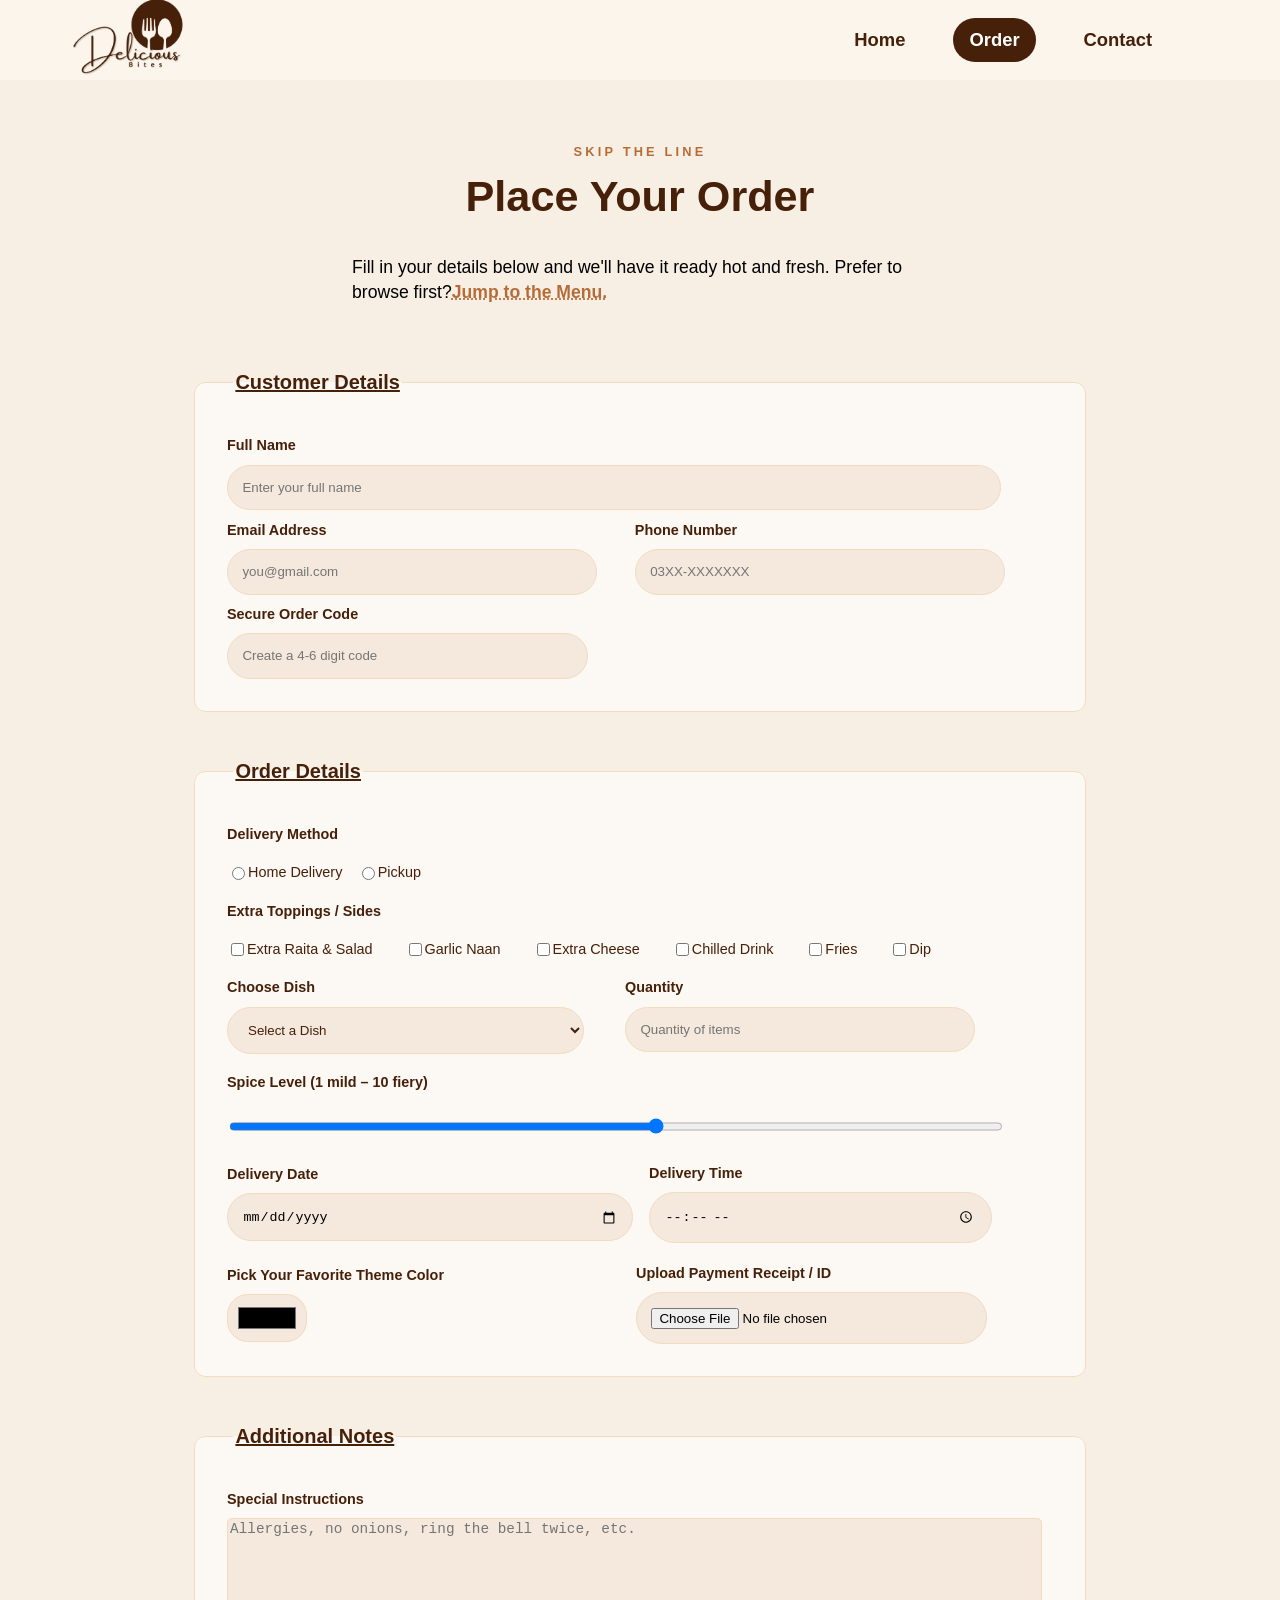
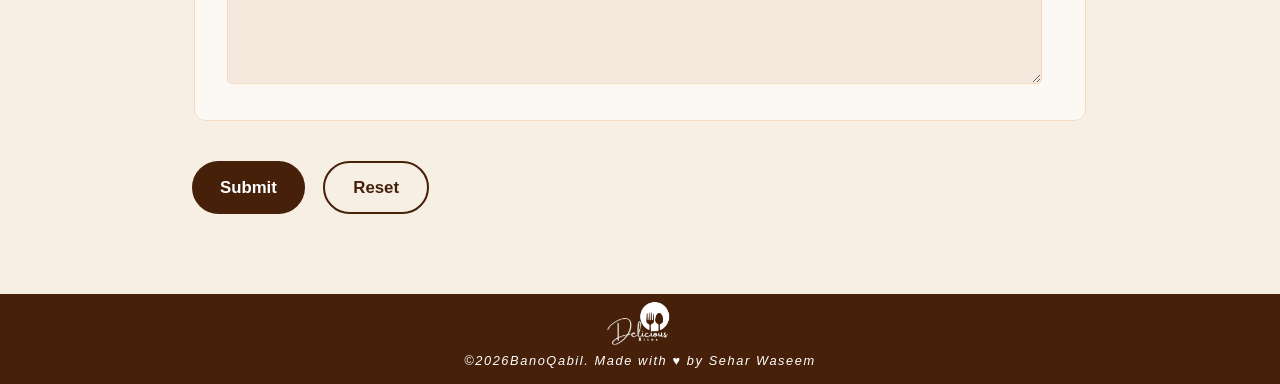
<file: order.html>
<!DOCTYPE html>
<html lang="en">
<head>
    <meta charset="UTF-8">
    <meta name="viewport" content="width=device-width, initial-scale=1.0">
    <link rel="icon" href="images/deliciousBitesLogo....png">
    <title>Delicious Bites | Order</title>
    <link rel="stylesheet" href="style.css">
</head>
<body>
    <header>
        <nav>
            <div class="logo">
            <img src="images/deliciousBitesLogo....png" alt="LOGO">
            </div>
            <div class="nav-links">
                <a href="index.html">Home</a>
                <a href="order.html" target="_blank" class="active">Order</a>
                <a href="contact.html" target="_blank">Contact</a>
            </div>
        </nav>
    </header>

    <main>
        <section class="order-main">
            <p class="section-title">Skip the line</p>
            <h1 class="section-heading">Place Your Order</h1>
            <p class="para">Fill in your details below and we'll have it ready hot and fresh. Prefer to browse first?<a href="index.html#menu" target="_blank">Jump to the Menu.</a></p>
        </section>

        <section class="order-form">
            <form action="submit.php" method="get" class="form">
                <fieldset>
                    <legend>Customer Details</legend>

                    <div class="name">
                        <label for="name">Full Name</label>
                        <input type="text" placeholder="Enter your full name" id="name" name="Name" required>
                    </div>

                    <div class="Email-Phone">
                        <div class="Email">
                            <label for="email">Email Address</label>
                            <input type="email" placeholder="you@gmail.com" id="email" name="email">
                        </div>
                        <div class="PhoneNo">
                            <label for="PhoneNo">Phone Number</label>
                            <input type="tel" placeholder="03XX-XXXXXXX" id="PhoneNo" name="phoneNo">
                        </div>      
                    </div>

                    <div class="code">
                        <label for="code">Secure Order Code</label>
                        <input type="password" placeholder="Create a 4-6 digit code" id="code" name="Code">
                    </div>
                </fieldset>

                <fieldset class="order-details">
                    <legend>Order Details</legend>
                    <label>Delivery Method</label>
                    <div class="radio-options">
                        <input type="radio" name="delivery-method" id="HomeD" value="Home-delivery">
                        <label for="HomeD"><span>Home Delivery</span></label>
                        <input type="radio" name="delivery-method" id="PickUp" value="PickUp">
                        <label for="PickUp"><span>Pickup</span></label>
                    </div>
                    <label for="">Extra Toppings / Sides</label>
                    <div class="checkbox-opt">
                        <input type="checkbox" name="ExtraToppings" value="Extra Raita & Salad" id="salad">
                        <label for="salad"><span>Extra Raita & Salad</span></label>
                        <input type="checkbox" name="ExtraToppings" value="Naan" id="Naan">
                        <label for="Naan"><span>Garlic Naan</span></label>
                        <input type="checkbox" name="ExtraToppings" value="Cheese" id="Cheese">
                        <label for="Cheese"><span>Extra Cheese</span></label>
                        <input type="checkbox" name="ExtraToppings" value="Drink" id="Drink">
                        <label for="Drink"><span>Chilled Drink</span></label>
                        <input type="checkbox" name="ExtraToppings" value="Fries" id="Fries">
                        <label for="Fries"><span>Fries</span></label>
                        <input type="checkbox" name="ExtraToppings" value="Dip" id="Dip">
                        <label for="Dip"><span>Dip</span></label>
                    </div>
                    <div class="dish-Quantity">
                        <div class="dish">
                            <label>Choose Dish</label>
                            <select name="dish" id="dish">
                                <option disabled selected>Select a Dish</option>
                                <option value="Special Chicken Dum Biryani">Special Chicken Dum Biryani	</option>
                                <option value="Creamy Royal Butter Chicken">Creamy Royal Butter Chicken</option>
                                <option value="Classic Beef Cheese Burger">Classic Beef Cheese Burger</option>
                                <option value="Wood-Fired Cheesy Pizza">Wood-Fired Cheesy Pizza</option>
                                <option value="Creamy Tomato Penne Pasta">Creamy Tomato Penne Pasta</option>
                                <option value="Decadent Chocolate Drip Cake">Decadent Chocolate Drip Cake</option>
                            </select>
                        </div>
                        <div class="quantity">
                            <label for="Quantity">Quantity</label>
                            <input type="number" id="Quantity" placeholder="Quantity of items">
                        </div>
                    </div>
                    <div class="spice-level">
                        <label for="spice-level">Spice Level (1 mild – 10 fiery)</label>
                        <input type="range" min="1" max="10">
                    </div>
                    <div class="date-time">
                        <div class="date">
                            <label for="Date">Delivery Date</label>
                            <input type="date" id="Date" name="Date">
                        </div>
                        <div class="time">
                            <label for="Time">Delivery Time</label>
                            <input type="time" id="Time" name="Time">
                        </div>
                    </div>
                    <div class="color-file">
                        <div class="color">
                            <label for="color">Pick Your Favorite Theme Color</label>
                            <input type="color" id="color" name="color">
                        </div>
                        <div class="file">
                            <label for="file">Upload Payment Receipt / ID</label>
                            <input type="file">
                        </div>
                    </div>
                </fieldset>

                <fieldset class="Additional-Notes">
                    <legend>Additional Notes</legend>
                    <label for="notes">Special Instructions</label>
                    <textarea name="notes" id="notes" placeholder="Allergies, no onions, ring the bell twice, etc."></textarea>
                </fieldset>
                <div class="order-btns">
                    <input type="submit" class="submit-btn order-btn">
                    <input type="reset" class="reset-btn order-btn">
                </div>
                
            </form>   
        </section>

    </main>

    <footer>
        <div class="bottom-logo">
            <img src="images/logo-bottom.png" alt="LOGO">
            <p class="footer-line">&copy;2026BanoQabil. Made with &hearts; by Sehar Waseem</p>
        </div>    
    </footer>
</body>
</html>
</file>
<file: style.css>
/* CSS FOR HOME PAGE */
body{
    font-family: Arial, Helvetica, sans-serif;
    background-color: #f7eee4;
    padding: 0;
    margin: 0;
}
header nav{
    height: 5rem;
    width: 100%;
    position: fixed;
    top: 0;
    left: 0;
    background-color: #fbf5ec;
    display: flex;
    justify-content: space-between;
    align-items: center;
}
.logo img{
    height: 5rem;
    margin-left: 4rem;
}
.nav-links{
    margin-right: 7rem;
    display: flex;
    gap: 2rem;
}
.nav-links a{
    text-decoration: none;
    border-radius: 2rem;
    padding: 0.7rem 1rem;
    font-size: 1.15rem;
    color: #462009;
    font-weight: bold;
    transition: all 0.3s ease-in;
}
.nav-links .active{
    background-color: #462009;
    color: white;
}
.nav-links a:hover{
    background-color: #462009;
    color: white;
}
main{
    padding-top: 2rem;
    width: 100;
    margin-bottom: 5rem;
}
.intro{
    text-align: center;
}
#title1{
    margin-top: 6rem;
    padding-top: 2rem;
    text-transform: uppercase;
    font-size: 0.8rem;
    font-weight: bold;
    letter-spacing: 0.3rem;
    color: #b76c37;
    padding-bottom: 0.2rem;
}
.intro h1{
    font-size: 4rem;
    font-weight: bolder;
    font-style: italic;
    margin: 0;
    padding: 0;
    color: #462009;
    font-family: 'Trebuchet MS', 'Lucida Sans Unicode', 'Lucida Grande', 'Lucida Sans', Arial, sans-serif;
}
.intro h1 span{
    color: #b76c37;
}
#title2{
    font-size: 1.10rem;
    font-weight: 550;
    font-style: italic;
    padding-top: 0.3rem;
    color: rgba(58, 57, 57, 0.829);
}
#para{
    margin: 0 20rem;
    line-height: 1.85rem;
    font-weight: 500;
}
.intro button a{
    text-decoration: none;
    background-color: #f4e9dc;
    color: #462009;
    border: 2px solid #462009;
    border: none;
}
.intro button{
    padding: 0.9rem 1.3rem;
    color: white;
    background-color: #462009;
    border-radius: 2rem;
    border: none;
    font-size: 1rem;
    font-weight: 600;
    margin-top: 1.5rem;
}
#nav-btn1 a{
    color: white;
    background-color: #462009;
}
#nav-btn1{
    padding: 1rem 1.3rem;
}
#nav-btn2{
    margin-left: 0.4rem;
    background-color: #f4e9dc;
    color: #462009;
    border: 2px solid #462009;
}
.intro .jumps{
    margin-top: 1.5rem;
    display: flex;
    align-items: center;
    justify-content: center;
}
.intro .jumps a{
    text-decoration: none;
    color: #b76c37;
    font-size: 0.85rem;
    font-weight: 600;
    margin-left: 1.25rem;
    text-decoration: underline dotted #b76c37;
}
.intro .jumps i{
    font-size: 0.6rem;
}
.line{
    margin-top: 5rem;
    border-top:1px solid #cdc8c4a6;
    margin-left: 3rem;
    margin-right: 3rem;
}
.section-title{
    margin-top: 5rem;
    text-align: center;
    font-size: 0.8rem;
    font-weight: 550;
    text-transform: uppercase;
    letter-spacing: 0.2rem;
    color: #b76c37;
}
.section-heading{
    margin-top: 0;
    font-size: 2.7rem;
    font-weight: bolder;
    text-align: center;
    font-family: 'Segoe UI', Tahoma, Geneva, Verdana, sans-serif;
    color: #462009;
}
table{
    text-align: center;
    margin: auto;
    font-family: 'Trebuchet MS', 'Lucida Sans Unicode', 'Lucida Grande', 'Lucida Sans', Arial, sans-serif;
}
table tr td img{
    height: 5rem;
}
table #row1 th{
    padding-bottom: 1.5rem;
    padding-left: 3rem;
    color: #b76c37;
}

table #row3 td img{
    height: 6rem;
}
table #row4 td img{
    height: 6.5rem;
}
table #row6 td img{
    height: 4rem;
}
table #row6 td{
    padding-top: 2.5rem;
}
table #row7 td{
    padding-top: 2rem;
}
table #row7 td img{
    height: 4.5rem;
}
table #row8 td img{
    height: 5.5rem;
}
table #row8 td{
    padding-top: 1.5rem;
}
table #row2 td{
    background-color: #462009;
    color: #f4e9dc;
    font-size: 1rem;
    font-style: italic;
    font-weight: 600;
    margin: 0;
    border-radius: 3rem;
    padding: 1rem;
}
table tr td{
    text-align: center;
    padding-top: 1rem;
    padding-left: 3rem;
}
table tr .Category span{
    color: #b76c37;
    background-color: #b76c372e;
    border-radius: 2rem;
    padding: 0.7rem 1rem;
    font-weight: 600;
    font-size: 0.8rem;
}

table tr .dish-name span{
    color: black;
    font-weight: 600;
}
table tr .dish-price span{
    color: black;
    font-weight: 600;
}
table tr .offer span{
    font-weight: 600;
    font-size: 0.9rem;
    color: #819956;
}

.special-items ul{
    display: flex;
    gap: 2rem;
}

.special-items ul li{
    background-color: #ffffff;
    color: #462009;
    padding: 1rem;
    margin-right: 1.5rem;
    margin-top: 1rem;
    border-radius: 1rem;
    border-left: 3px solid #462009;
    line-height: 1.75rem;
    /* list-style: none; */
    font-family: 'Trebuchet MS', 'Lucida Sans Unicode', 'Lucida Grande', 'Lucida Sans', Arial, sans-serif;
}

.video-audio{
    display: flex;
    justify-content: space-evenly;
    margin-top: 3rem;
}

.home-video{
    text-align: center;
    height: 25rem;
    width: 50%;
    background-color: #ffffff89;
    border-radius: 1rem;
    border-left: 3px solid #462009;
}
.home-video iframe{
    border-radius: 0.5rem;
}
.audio{
    height: 25rem;
    width: 35%;
    background-color: #ffffff89;
    border-radius: 1rem;
    border-left: 3px solid #462009;
}
.audio audio{
    padding-left: 2rem;
    width: 85%;   
}

.home-map{
    text-align: center;
    height: 28rem;
    width: 90%;
    background-color: #ffffff89;
    border-radius: 1rem;
    border-left: 3px solid #462009;
    margin: auto;
    margin-top: 3rem;
    padding-top: 0.5rem;
}
.home-map iframe{
    border-radius: 0.5rem;
}
.last-headings{
    text-align: left;
    font-size: 1.25rem;
    font-weight: 600;
    color: #462009;
    padding-left: 2rem;
}

footer{
    padding: 0.2rem 0;
    width: 100%;
    background-color: #462009;
    text-align: center;
}
.bottom-logo img{
    height: 3rem;
    margin-top: 0.2rem;
}
footer .footer-line{
    color: #ffffff;
    font-size: 0.8rem;
    font-weight: 500;
    font-style: italic;
    padding-top: 0;
    margin-top: 0;
    letter-spacing: 0.1rem;
}


/* CSS FOR ORDER PAGE */

.order-main{
    margin-top: 7rem;
}

.order-main .para{
    margin: 0 22rem;
    font-size: 1.10rem;
    font-weight: 500;
}

.order-main .para a{
    text-decoration: none;
    color: #b76c37;
    font-weight: 600;
    line-height: 1.85rem;
    text-decoration: underline dotted #b76c37;
}

.form{
    margin: 0 12rem;
    margin-top: 4rem;
}
.form fieldset{
    border-radius: 0.7rem;
    padding: 2rem;
    border: 0.1rem solid #f3dbc0;
    background-color: #fcf8f4;
}
.form fieldset legend{
    font-weight: 600;
    color: #462009;
    font-size: 1.25rem;
    font-family: 'Trebuchet MS', 'Lucida Sans Unicode', 'Lucida Grande', 'Lucida Sans', Arial, sans-serif;
    margin: 0 0.4rem;
    text-decoration: underline solid #462009;
}
.form fieldset label{
    display: block;
    font-size: 0.9rem;
    font-weight: 600;
    padding: 0.7rem 0;
    color: #462009;
}
.form fieldset input{
    padding: 0.9rem;
    background-color: #f4e9dc;
    border: none;
    outline: none;
    border: 0.1rem solid #f3dbc0;
    border-radius: 2rem;
    transition: all 0.2s ease-in;
}
.form fieldset input:hover{
    border: 0.1rem solid #462009;
}
.form fieldset .name input{
    width: 90%;
}
.form fieldset .Email-Phone input{
    width: 170%;
}
.form fieldset .code input{
    width: 40%;
}
.Email-Phone{
    display: flex;
    gap: 13rem;
}
.order-details{
    margin-top: 3rem;
}
.radio-options{
    display: flex;
    align-items: center;
}
.radio-options label span{
    margin-right: 0.9rem;
    font-weight: 400;
}
.checkbox-opt{
    display: flex;
    align-items: center;
    flex-wrap: wrap;
}
.checkbox-opt label span{
    margin-right: 2rem;
    font-weight: 400;
}
.dish-Quantity{
    display: flex;
    gap: 10rem;
}
.dish-Quantity .quantity input{
    width: 160%;
}
.dish select{
    background-color: #f4e9dc;
    color: #462009;
    border-radius: 3rem;
    padding: 0.9rem 1rem;
    border: none;
    border: 0.1rem solid #f3dbc0;
    width: 150%;
    transition: all 0.2s ease-in;
}
.dish select:hover{
    border: 0.1rem solid #462009;
}   
.spice-level label{
    margin-top: 0.5rem;
}
.spice-level input{
    width: 90%;
}
.date-time{
    display: flex;
    align-items: center;
    gap: 17rem;
}

.date-time input{
    width: 250%;
}
.color-file{
    display: flex;
    align-items: center;
    gap: 12rem;
    margin-top: 0.7rem;
}
.color-file .color input{
    width: 5rem;
    height: 3rem;
    padding: 0.5rem;
    border-radius: 1.30rem;
}
.color-file .file input{
    width: 113%;
}
.Additional-Notes{
    margin-top: 3rem;
}
.Additional-Notes textarea{
    height: 10rem;
    width: 98%;
    font-size: 0.9rem;
    background-color: #f4e9dc;
    border: 0.1rem solid #f3dbc0;
    transition: all 0.2s ease-in;
    border-radius: 0.3rem;
}
.Additional-Notes textarea:hover{
    border: 0.1rem solid #462009;
}
.order-btns{
    margin-top: 2.5rem;
    display: flex;
    justify-content: flex-start;
    gap: 1.15rem;
}
.order-btn{
    background-color: transparent;
    border: none;
    padding: 0.9rem 1.75rem;
    border-radius: 2rem;
    background-color: #462009;
    color: #ffffff;
    font-size: 1.05rem;
    font-weight: 600;
}
.reset-btn{
    background-color:  #f7eee4;
    color: #462009;
    border: 2px solid #462009;
}

/* CSS FOR CONTACT PAGE */
.form-details{
    display: flex;
    justify-content: space-evenly;
    margin-top: 3rem;
}
.contact-heading{
    font-weight: bolder;
    color: #462009;
    font-size: 1.25rem;
    font-family: 'Trebuchet MS', 'Lucida Sans Unicode', 'Lucida Grande', 'Lucida Sans', Arial, sans-serif;
}
.form-details .contact-form{
    width: 40%;
    background-color: #fcf8f4;
    padding: 0.9rem 1.25rem;
    border-radius: 1rem;
    border: 0.1rem solid #f3dbc0;
    padding-left: 2rem;
}
.form-details .contact-details{
    width: 40%;
    background-color: #fcf8f4;
    padding: 0.9rem 1.25rem;
    border-radius: 1rem;
    border: 0.1rem solid #f3dbc0;
    padding-left: 2rem;
}
.form-details label{
    display: block;
    font-size: 0.9rem;
    font-weight: 600;
    padding: 0.7rem 0;
    color: #462009;
}
.form-details input{
    padding: 0.9rem;
    background-color: #f4e9dc;
    border: none;
    outline: none;
    border: 0.1rem solid #f3dbc0;
    border-radius: 2rem;
    transition: all 0.2s ease-in;
    width: 90%;
}

.form-details input:hover{
    border: 0.1rem solid #462009;
}

.form-details select{
    background-color: #f4e9dc;
    color: #462009;
    border-radius: 3rem;
    padding: 0.9rem 1rem;
    border: none;
    border: 0.1rem solid #f3dbc0;
    width: 95%;
    transition: all 0.2s ease-in;
}
.form-details select:hover{
    border: 0.1rem solid #462009;
}  

.form-details textarea{
    height: 6rem;
    width: 95%;
    font-size: 0.9rem;
    background-color: #f4e9dc;
    border: 0.1rem solid #f3dbc0;
    transition: all 0.2s ease-in;
    border-radius: 0.3rem;
}

.form-details textarea:hover{
    border: 0.1rem solid #462009;
}
.contact-btn .submit-btn{
    background-color: transparent;
    border: none;
    padding: 0.9rem 1.75rem;
    border-radius: 2rem;
    background-color: #462009;
    color: #ffffff;
    font-size: 1.05rem;
    font-weight: 600;
    text-align: center;
    margin: 0.9rem 0;
}
.OurDetails{
    margin-bottom: 2rem;
    margin-top: 1.5rem;
}
.OurDetails p{
    font-size: 1.10rem;
    color: #819956;
    font-weight: 550;
    font-family: 'Trebuchet MS', 'Lucida Sans Unicode', 'Lucida Grande', 'Lucida Sans', Arial, sans-serif;
}
.OurDetails strong{
    color: #b76c37;
    margin-right: 1rem;
}
.OurDetails .detail2 strong{
    margin-right: 1.30rem;
}
.OurDetails .detail3 strong{
    margin-right: 1.95rem;
}
.OurDetails .detail4 strong{
    margin-right: 1.90rem;
}
.social-media-icons{
    display: flex;
    gap: 0.6rem;
}
.social-media-icons a{
    color: #462009;
}
.social-media-icons a i{
    padding: 0.6rem;
    border-radius: 50%;
    background-color: #b76c3741;
}
.contact-map-video{
    display: flex;
    justify-content: space-evenly;
    margin-top: 2rem;
}
.contact-map-video .contact-map{
    text-align: center;
    width: 40%;
    background-color: #fcf8f4;
    padding: 0.9rem 1.25rem;
    border-radius: 1rem;
    border: 0.1rem solid #f3dbc0;
}
.contact-map-video .contact-map iframe{
    border-radius: 0.5rem;
}

.contact-map-video .contact-video{
    text-align: center;
    width: 40%;
    background-color: #fcf8f4;
    padding: 0.9rem 1.25rem;
    border-radius: 1rem;
    border: 0.1rem solid #f3dbc0;
}

.contact-map-video .contact-video video{
    width: 95%;
    border-radius: 0.5rem;
}
.contact-map-video .contact-heading{
    text-align: left;
    padding-left: 1rem;
}
.video-tag-title{
    color: #b76c37;
    font-size: 0.8rem;
    font-style: italic;
}
</file>
